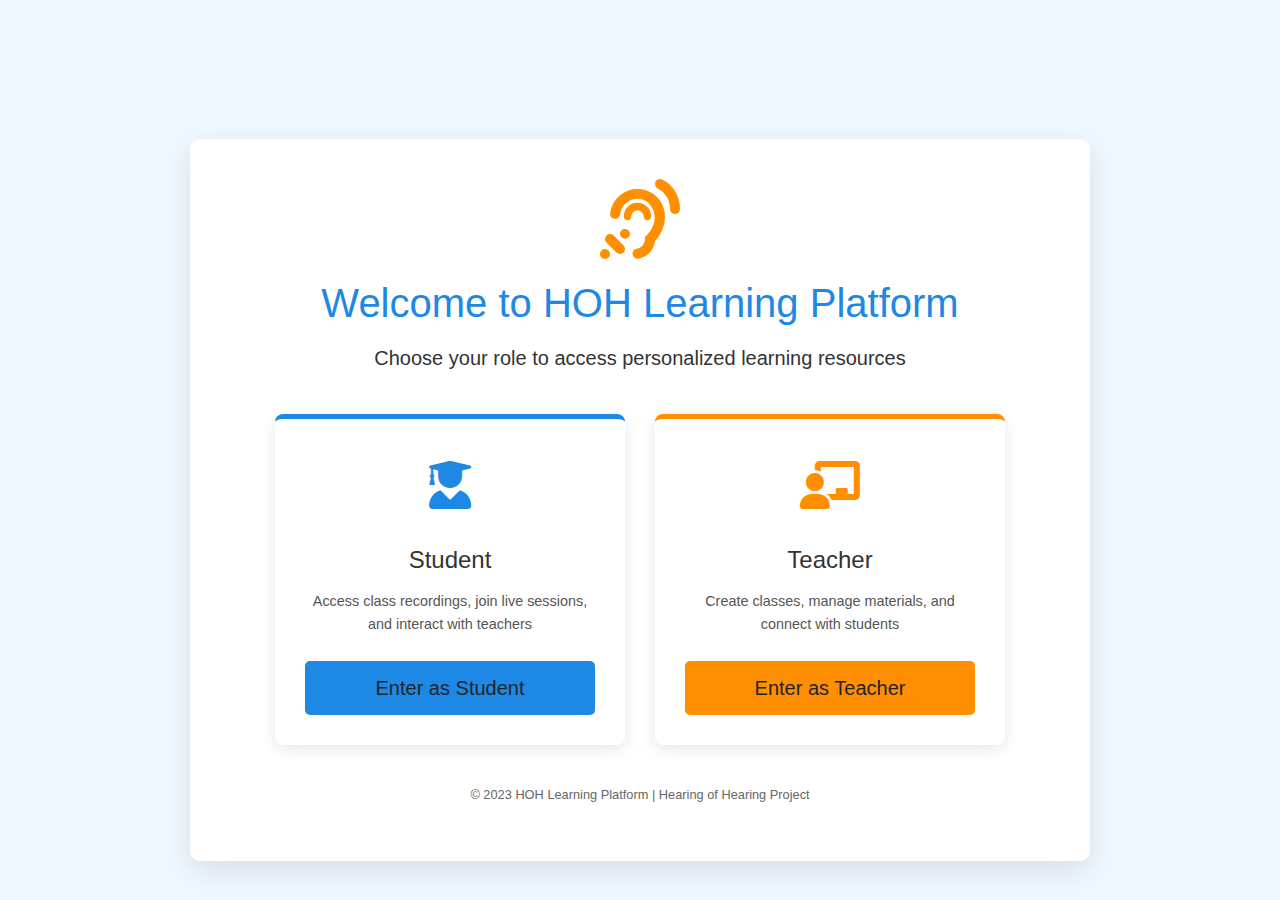
<file: index.html>
<!DOCTYPE html>
<html lang="en">
<head>
    <meta charset="UTF-8">
    <meta name="viewport" content="width=device-width, initial-scale=1.0">
    <title>HOH Learning Platform</title>
    <link href="https://cdn.jsdelivr.net/npm/bootstrap@5.3.0/dist/css/bootstrap.min.css" rel="stylesheet">
    <link rel="stylesheet" href="https://cdnjs.cloudflare.com/ajax/libs/font-awesome/6.0.0/css/all.min.css">
    <link href="css/styles.css" rel="stylesheet">
    <style>
        :root {
            --primary-blue: #1e88e5;
            --secondary-orange: #ff8f00;
            --light-blue: #bbdefb;
            --light-orange: #ffe0b2;
        }
        
        body {
            background-color: #f0f8ff;
            font-family: 'Arial', sans-serif;
        }
        
        .landing-container {
            min-height: 100vh;
            display: flex;
            align-items: center;
            justify-content: center;
        }
        
        .role-selection {
            background: white;
            border-radius: 10px;
            box-shadow: 0 10px 30px rgba(0,0,0,0.1);
            padding: 40px;
            width: 100%;
            max-width: 900px;
            text-align: center;
        }
        
        .welcome-title {
            font-size: 2.5rem;
            color: var(--primary-blue);
            margin-bottom: 15px;
        }
        
        .role-buttons {
            display: flex;
            justify-content: center;
            margin-top: 40px;
            gap: 30px;
        }
        
        .role-card {
            background: white;
            border-radius: 8px;
            box-shadow: 0 4px 15px rgba(0,0,0,0.1);
            padding: 30px;
            text-align: center;
            transition: transform 0.3s, box-shadow 0.3s;
            width: 100%;
            height: 100%;
        }
        
        .role-card:hover {
            transform: translateY(-10px);
            box-shadow: 0 10px 25px rgba(0,0,0,0.15);
        }
        
        .role-icon {
            font-size: 3rem;
            margin-bottom: 20px;
        }
        
        .student-icon {
            color: var(--primary-blue);
        }
        
        .teacher-icon {
            color: var(--secondary-orange);
        }
        
        .role-title {
            font-size: 1.5rem;
            margin-bottom: 15px;
        }
        
        .role-description {
            color: #555;
            font-size: 0.9rem;
            margin-bottom: 25px;
        }
        
        .btn-student {
            background-color: var(--primary-blue);
            border: none;
            padding: 12px 25px;
        }
        
        .btn-student:hover {
            background-color: #0d47a1;
        }
        
        .btn-teacher {
            background-color: var(--secondary-orange);
            border: none;
            padding: 12px 25px;
        }
        
        .btn-teacher:hover {
            background-color: #ef6c00;
        }
        
        .header-logo {
            margin-bottom: 20px;
            color: var(--secondary-orange);
        }
        
        .footer {
            margin-top: 40px;
            color: #666;
            font-size: 0.8rem;
        }
        
        /* 确保卡片在同一行且高度一致 */
        .role-row {
            display: flex;
            flex-direction: row;
            justify-content: center;
            gap: 30px;
            margin-top: 40px;
        }
        
        .role-column {
            flex: 1;
            max-width: 350px;
        }
    </style>
</head>
<body>
    <div class="landing-container">
        <div class="role-selection">
            <div class="header-logo">
                <i class="fas fa-assistive-listening-systems fa-5x"></i>
            </div>
            <h1 class="welcome-title">Welcome to HOH Learning Platform</h1>
            <p class="lead mb-4">Choose your role to access personalized learning resources</p>
            
            <!-- 修改为使用role-row容器确保在同一行 -->
            <div class="role-row">
                <div class="role-column">
                    <div class="role-card" style="border-top: 5px solid var(--primary-blue);">
                        <div class="role-icon student-icon">
                            <i class="fas fa-user-graduate"></i>
                        </div>
                        <h3 class="role-title">Student</h3>
                        <p class="role-description">Access class recordings, join live sessions, and interact with teachers</p>
                        <a href="pages/student/dashboard.html" class="btn btn-student btn-lg w-100">
                            Enter as Student
                        </a>
                    </div>
                </div>
                
                <div class="role-column">
                    <div class="role-card" style="border-top: 5px solid var(--secondary-orange);">
                        <div class="role-icon teacher-icon">
                            <i class="fas fa-chalkboard-teacher"></i>
                        </div>
                        <h3 class="role-title">Teacher</h3>
                        <p class="role-description">Create classes, manage materials, and connect with students</p>
                        <a href="pages/teacher/dashboard.html" class="btn btn-teacher btn-lg w-100">
                            Enter as Teacher
                        </a>
                    </div>
                </div>
            </div>
            
            <div class="footer">
                <p>© 2023 HOH Learning Platform | Hearing of Hearing Project</p>
            </div>
        </div>
    </div>
    
    <script src="https://cdn.jsdelivr.net/npm/bootstrap@5.3.0/dist/js/bootstrap.bundle.min.js"></script>
</body>
</html>
</file>
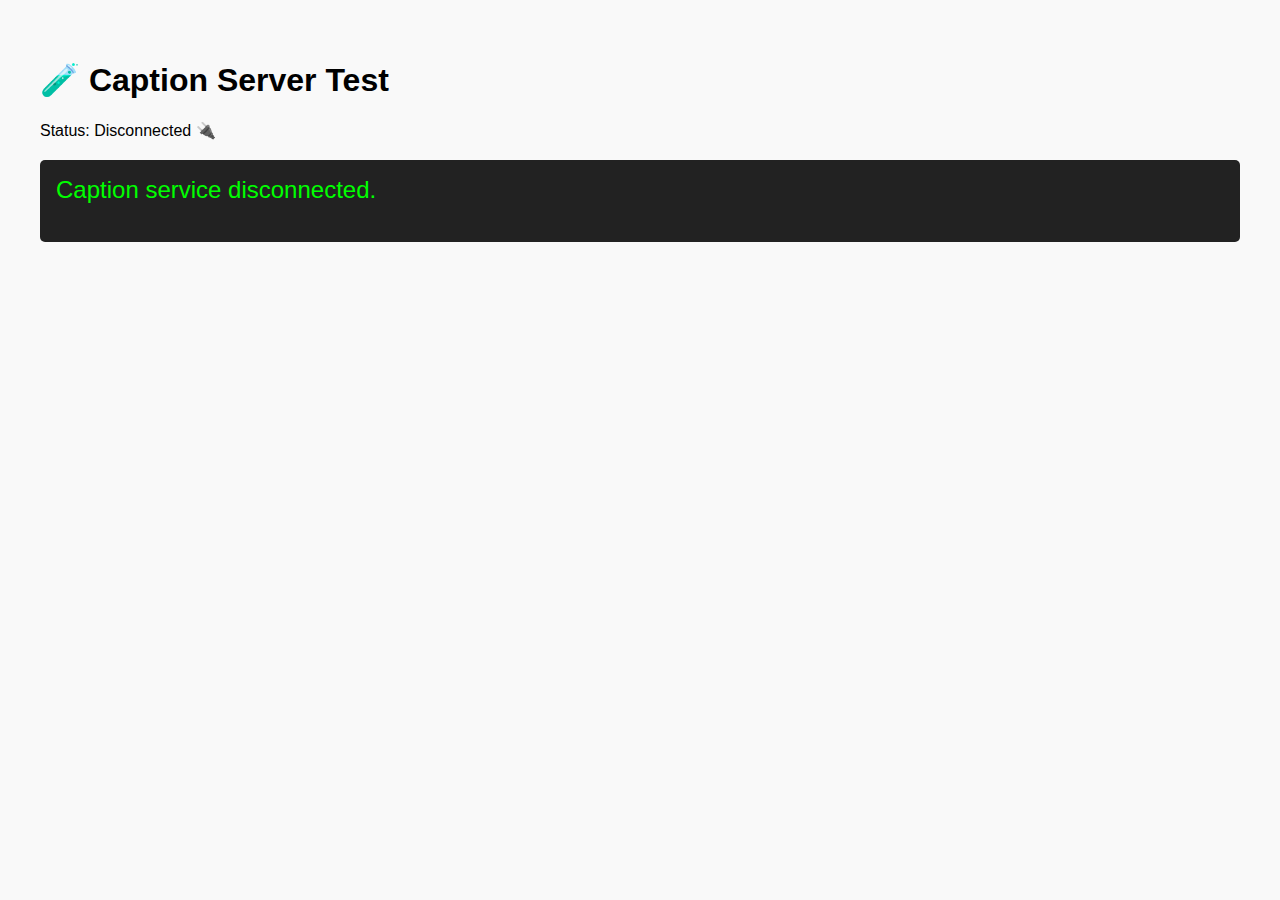
<file: caption_test.html>
<!DOCTYPE html>
<html lang="en">
<head>
  <meta charset="UTF-8">
  <title>Caption WebSocket Test</title>
  <style>
    body {
      font-family: sans-serif;
      padding: 2rem;
      background-color: #f9f9f9;
    }
    #subtitles {
      margin-top: 20px;
      padding: 1rem;
      background-color: #222;
      color: #0f0;
      font-size: 1.5rem;
      border-radius: 5px;
      min-height: 50px;
    }
  </style>
</head>
<body>

  <h1>🧪 Caption Server Test</h1>
  <p>Status: <span id="status">Connecting...</span></p>
  <div id="subtitles">Waiting for captions...</div>

  <script>
    const statusSpan = document.getElementById("status");
    const subtitlesDiv = document.getElementById("subtitles");

    const ws = new WebSocket("ws://localhost:8765");

    ws.onopen = () => {
      console.log("✅ Connected to WebSocket server");
      statusSpan.textContent = "Connected ✅";
      subtitlesDiv.textContent = "Connected. Waiting for captions...";
    };

    ws.onmessage = (event) => {
      try {
        const data = JSON.parse(event.data);
        if (data.type === "caption") {
          console.log("📩 Caption:", data.text);
          subtitlesDiv.textContent = data.text;
        } else if (data.type === "connection") {
          console.log("🔗 Server message:", data.status);
        } else {
          console.log("📦 Other data:", data);
        }
      } catch (e) {
        console.error("❌ Failed to parse WebSocket message:", event.data);
      }
    };

    ws.onerror = (e) => {
      console.error("❌ WebSocket error:", e);
      statusSpan.textContent = "WebSocket error ❌";
    };

    ws.onclose = () => {
      console.warn("🔌 WebSocket connection closed");
      statusSpan.textContent = "Disconnected 🔌";
      subtitlesDiv.textContent = "Caption service disconnected.";
    };
  </script>

</body>
</html>
</file>
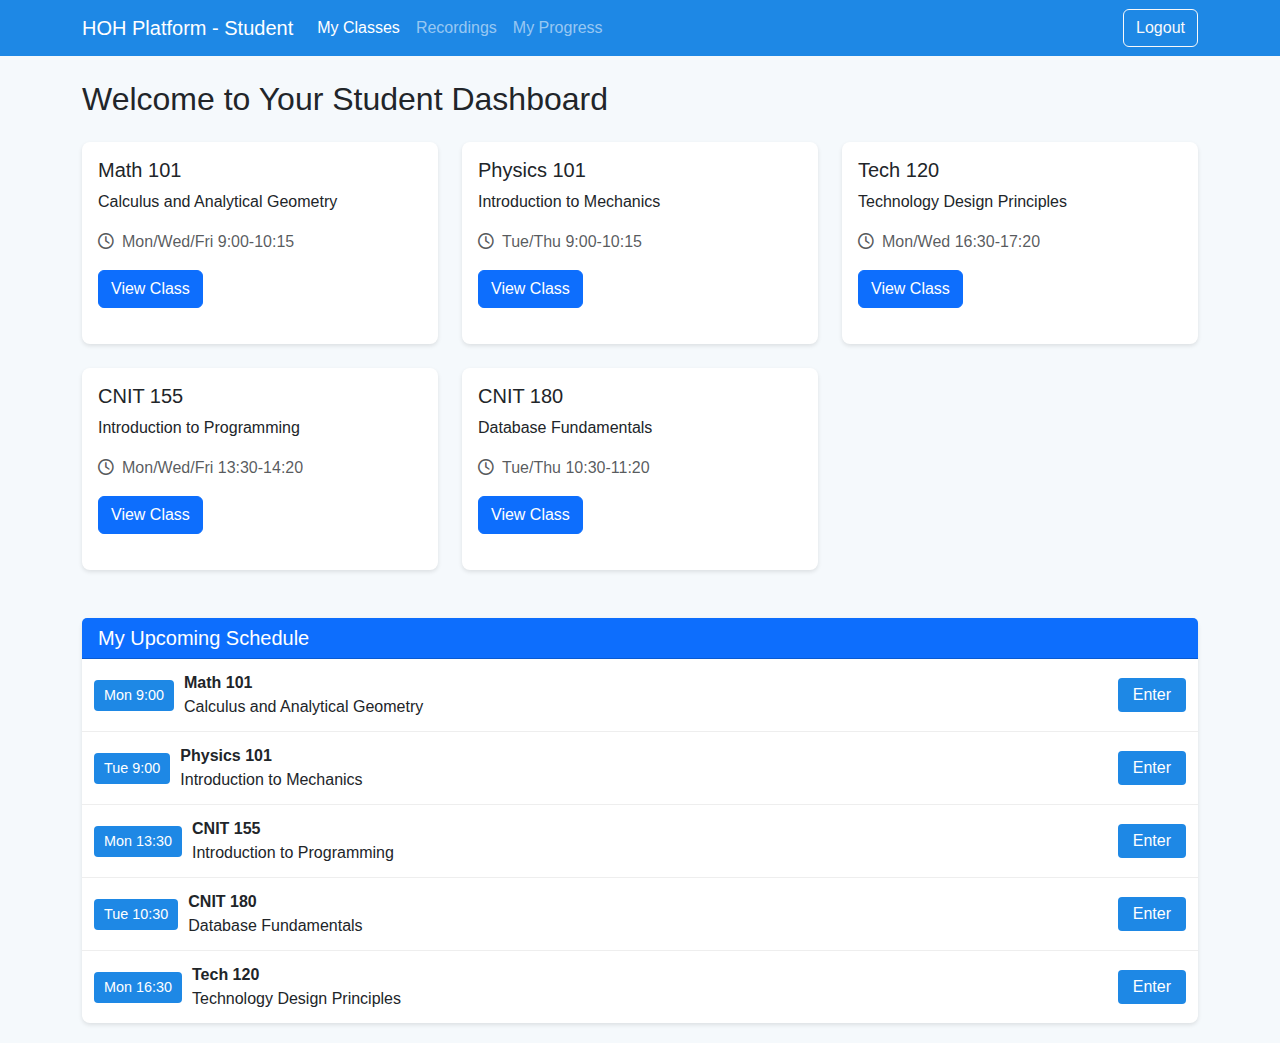
<file: pages/student/dashboard.html>
<!DOCTYPE html>
<html lang="en">
<head>
    <meta charset="UTF-8">
    <meta name="viewport" content="width=device-width, initial-scale=1.0">
    <title>Student Dashboard - HOH Learning Platform</title>
    <link href="https://cdn.jsdelivr.net/npm/bootstrap@5.3.0/dist/css/bootstrap.min.css" rel="stylesheet">
    <link rel="stylesheet" href="https://cdnjs.cloudflare.com/ajax/libs/font-awesome/6.0.0/css/all.min.css">
    <style>
        body {
            background-color: #f5f9fc;
            font-family: 'Arial', sans-serif;
        }
        .navbar {
            background-color: #1e88e5 !important;
        }
        .card {
            border-radius: 8px;
            box-shadow: 0 2px 4px rgba(0,0,0,0.1);
            margin-bottom: 20px;
            border: none;
        }
        .class-card {
            transition: transform 0.3s;
            height: 100%;
        }
        .class-card:hover {
            transform: translateY(-5px);
        }
        .schedule-item {
            padding: 12px;
            border-bottom: 1px solid #eee;
            display: flex;
            justify-content: space-between;
            align-items: center;
        }
        .schedule-item:last-child {
            border-bottom: none;
        }
        .schedule-time {
            background-color: #1e88e5;
            color: white;
            padding: 5px 10px;
            border-radius: 4px;
            font-size: 0.9rem;
            margin-right: 10px;
        }
        .btn-enter {
            background-color: #1e88e5;
            color: white;
            border: none;
            padding: 5px 15px;
            border-radius: 4px;
            text-decoration: none;
        }
        .btn-enter:hover {
            background-color: #1565c0;
            color: white;
        }
    </style>
</head>
<body>
    <nav class="navbar navbar-expand-lg navbar-dark">
        <div class="container">
            <a class="navbar-brand" href="#">HOH Platform - Student</a>
            <button class="navbar-toggler" type="button" data-bs-toggle="collapse" data-bs-target="#navbarNav">
                <span class="navbar-toggler-icon"></span>
            </button>
            <div class="collapse navbar-collapse" id="navbarNav">
                <ul class="navbar-nav me-auto">
                    <li class="nav-item">
                        <a class="nav-link active" href="#">My Classes</a>
                    </li>
                    <li class="nav-item">
                        <a class="nav-link" href="#">Recordings</a>
                    </li>
                    <li class="nav-item">
                        <a class="nav-link" href="#">My Progress</a>
                    </li>
                </ul>
                <div class="d-flex">
                    <a href="../../index.html" class="btn btn-outline-light">Logout</a>
                </div>
            </div>
        </div>
    </nav>

    <div class="container mt-4">
        <h2 class="mb-4">Welcome to Your Student Dashboard</h2>
        
        <div class="row">
            <!-- Class Cards -->
            <div class="col-md-4 mb-4">
                <div class="card class-card">
                    <div class="card-body">
                        <h5 class="card-title">Math 101</h5>
                        <p class="card-text">Calculus and Analytical Geometry</p>
                        <p class="text-muted"><i class="far fa-clock me-2"></i>Mon/Wed/Fri 9:00-10:15</p>
                        <a href="#" class="btn btn-primary">View Class</a>
                    </div>
                </div>
            </div>
            
            <div class="col-md-4 mb-4">
                <div class="card class-card">
                    <div class="card-body">
                        <h5 class="card-title">Physics 101</h5>
                        <p class="card-text">Introduction to Mechanics</p>
                        <p class="text-muted"><i class="far fa-clock me-2"></i>Tue/Thu 9:00-10:15</p>
                        <a href="#" class="btn btn-primary">View Class</a>
                    </div>
                </div>
            </div>
            
            <div class="col-md-4 mb-4">
                <div class="card class-card">
                    <div class="card-body">
                        <h5 class="card-title">Tech 120</h5>
                        <p class="card-text">Technology Design Principles</p>
                        <p class="text-muted"><i class="far fa-clock me-2"></i>Mon/Wed 16:30-17:20</p>
                        <a href="#" class="btn btn-primary">View Class</a>
                    </div>
                </div>
            </div>
            
            <div class="col-md-4 mb-4">
                <div class="card class-card">
                    <div class="card-body">
                        <h5 class="card-title">CNIT 155</h5>
                        <p class="card-text">Introduction to Programming</p>
                        <p class="text-muted"><i class="far fa-clock me-2"></i>Mon/Wed/Fri 13:30-14:20</p>
                        <a href="#" class="btn btn-primary">View Class</a>
                    </div>
                </div>
            </div>
            
            <div class="col-md-4 mb-4">
                <div class="card class-card">
                    <div class="card-body">
                        <h5 class="card-title">CNIT 180</h5>
                        <p class="card-text">Database Fundamentals</p>
                        <p class="text-muted"><i class="far fa-clock me-2"></i>Tue/Thu 10:30-11:20</p>
                        <a href="#" class="btn btn-primary">View Class</a>
                    </div>
                </div>
            </div>
        </div>
        
        <!-- My Upcoming Schedule -->
        <div class="card mt-4">
            <div class="card-header bg-primary text-white">
                <h5 class="mb-0">My Upcoming Schedule</h5>
            </div>
            <div class="card-body p-0">
                <div class="schedule-item">
                    <div class="d-flex align-items-center">
                        <span class="schedule-time">Mon 9:00</span>
                        <div>
                            <strong>Math 101</strong>
                            <div>Calculus and Analytical Geometry</div>
                        </div>
                    </div>
                    <a href="/pages/student/classroom.html?class=math101" class="btn-enter">Enter</a>
                </div>
                
                <div class="schedule-item">
                    <div class="d-flex align-items-center">
                        <span class="schedule-time">Tue 9:00</span>
                        <div>
                            <strong>Physics 101</strong>
                            <div>Introduction to Mechanics</div>
                        </div>
                    </div>
                    <a href="classroom.html?class=physics101" class="btn-enter">Enter</a>
                </div>
                
                <div class="schedule-item">
                    <div class="d-flex align-items-center">
                        <span class="schedule-time">Mon 13:30</span>
                        <div>
                            <strong>CNIT 155</strong>
                            <div>Introduction to Programming</div>
                        </div>
                    </div>
                    <a href="classroom.html?class=cnit155" class="btn-enter">Enter</a>
                </div>
                
                <div class="schedule-item">
                    <div class="d-flex align-items-center">
                        <span class="schedule-time">Tue 10:30</span>
                        <div>
                            <strong>CNIT 180</strong>
                            <div>Database Fundamentals</div>
                        </div>
                    </div>
                    <a href="classroom.html?class=cnit180" class="btn-enter">Enter</a>
                </div>
                
                <div class="schedule-item">
                    <div class="d-flex align-items-center">
                        <span class="schedule-time">Mon 16:30</span>
                        <div>
                            <strong>Tech 120</strong>
                            <div>Technology Design Principles</div>
                        </div>
                    </div>
                    <a href="classroom.html?class=tech120" class="btn-enter">Enter</a>
                </div>
            </div>
        </div>
    </div>
    
    <script src="https://cdn.jsdelivr.net/npm/bootstrap@5.3.0/dist/js/bootstrap.bundle.min.js"></script>
</body>
</html>
</file>
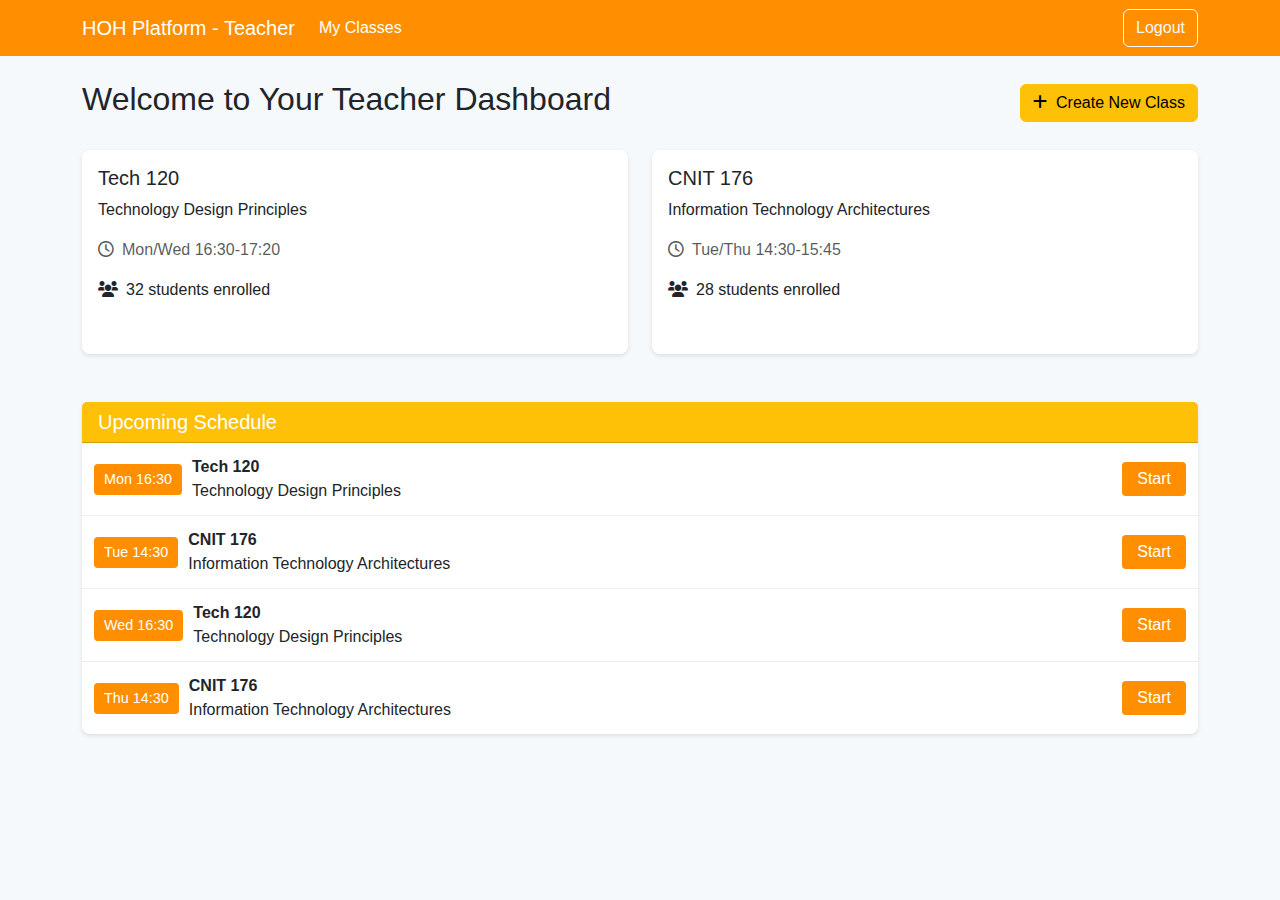
<file: pages/teacher/dashboard.html>
<!DOCTYPE html>
<html lang="en">
<head>
    <meta charset="UTF-8">
    <meta name="viewport" content="width=device-width, initial-scale=1.0">
    <title>Teacher Dashboard - HOH Learning Platform</title>
    <link href="https://cdn.jsdelivr.net/npm/bootstrap@5.3.0/dist/css/bootstrap.min.css" rel="stylesheet">
    <link rel="stylesheet" href="https://cdnjs.cloudflare.com/ajax/libs/font-awesome/6.0.0/css/all.min.css">
    <style>
        body {
            background-color: #f5f9fc;
            font-family: 'Arial', sans-serif;
        }
        .navbar {
            background-color: #ff8f00 !important;
        }
        .card {
            border-radius: 8px;
            box-shadow: 0 2px 4px rgba(0,0,0,0.1);
            margin-bottom: 20px;
            border: none;
        }
        .class-card {
            transition: transform 0.3s;
            height: 100%;
        }
        .class-card:hover {
            transform: translateY(-5px);
        }
        .schedule-item {
            padding: 12px;
            border-bottom: 1px solid #eee;
            display: flex;
            justify-content: space-between;
            align-items: center;
        }
        .schedule-item:last-child {
            border-bottom: none;
        }
        .schedule-time {
            background-color: #ff8f00;
            color: white;
            padding: 5px 10px;
            border-radius: 4px;
            font-size: 0.9rem;
            margin-right: 10px;
        }
        .btn-start {
            background-color: #ff8f00;
            color: white;
            border: none;
            padding: 5px 15px;
            border-radius: 4px;
            text-decoration: none;
        }
        .btn-start:hover {
            background-color: #ef6c00;
            color: white;
        }
    </style>
</head>
<body>
    <nav class="navbar navbar-expand-lg navbar-dark">
        <div class="container">
            <a class="navbar-brand" href="#">HOH Platform - Teacher</a>
            <button class="navbar-toggler" type="button" data-bs-toggle="collapse" data-bs-target="#navbarNav">
                <span class="navbar-toggler-icon"></span>
            </button>
            <div class="collapse navbar-collapse" id="navbarNav">
                <ul class="navbar-nav me-auto">
                    <li class="nav-item">
                        <a class="nav-link active" href="#">My Classes</a>
                    </li>
                </ul>
                <div class="d-flex">
                    <a href="../../index.html" class="btn btn-outline-light">Logout</a>
                </div>
            </div>
        </div>
    </nav>

    <div class="container mt-4">
        <div class="d-flex justify-content-between align-items-center mb-4">
            <h2>Welcome to Your Teacher Dashboard</h2>
            <button class="btn btn-warning">
                <i class="fas fa-plus me-2"></i>Create New Class
            </button>
        </div>
        
        <div class="row">
            <!-- Class Cards -->
            <div class="col-md-6 mb-4">
                <div class="card class-card">
                    <div class="card-body">
                        <h5 class="card-title">Tech 120</h5>
                        <p class="card-text">Technology Design Principles</p>
                        <p class="text-muted"><i class="far fa-clock me-2"></i>Mon/Wed 16:30-17:20</p>
                        <p><i class="fas fa-users me-2"></i>32 students enrolled</p>
                    </div>
                </div>
            </div>
            
            <div class="col-md-6 mb-4">
                <div class="card class-card">
                    <div class="card-body">
                        <h5 class="card-title">CNIT 176</h5>
                        <p class="card-text">Information Technology Architectures</p>
                        <p class="text-muted"><i class="far fa-clock me-2"></i>Tue/Thu 14:30-15:45</p>
                        <p><i class="fas fa-users me-2"></i>28 students enrolled</p>
                    </div>
                </div>
            </div>
        </div>
        
        <!-- Upcoming Schedule -->
        <div class="card mt-4">
            <div class="card-header bg-warning text-white">
                <h5 class="mb-0">Upcoming Schedule</h5>
            </div>
            <div class="card-body p-0">
                <div class="schedule-item">
                    <div class="d-flex align-items-center">
                        <span class="schedule-time">Mon 16:30</span>
                        <div>
                            <strong>Tech 120</strong>
                            <div>Technology Design Principles</div>
                        </div>
                    </div>
                    <a href="classroom.html?class=tech120" class="btn-start">Start</a>
                </div>
                
                <div class="schedule-item">
                    <div class="d-flex align-items-center">
                        <span class="schedule-time">Tue 14:30</span>
                        <div>
                            <strong>CNIT 176</strong>
                            <div>Information Technology Architectures</div>
                        </div>
                    </div>
                    <a href="classroom.html?class=cnit176" class="btn-start">Start</a>
                </div>
                
                <div class="schedule-item">
                    <div class="d-flex align-items-center">
                        <span class="schedule-time">Wed 16:30</span>
                        <div>
                            <strong>Tech 120</strong>
                            <div>Technology Design Principles</div>
                        </div>
                    </div>
                    <a href="classroom.html?class=tech120" class="btn-start">Start</a>
                </div>
                
                <div class="schedule-item">
                    <div class="d-flex align-items-center">
                        <span class="schedule-time">Thu 14:30</span>
                        <div>
                            <strong>CNIT 176</strong>
                            <div>Information Technology Architectures</div>
                        </div>
                    </div>
                    <a href="classroom.html?class=cnit176" class="btn-start">Start</a>
                </div>
            </div>
        </div>
    </div>
    
    <script src="https://cdn.jsdelivr.net/npm/bootstrap@5.3.0/dist/js/bootstrap.bundle.min.js"></script>
</body>
</html>
</file>
<file: css/styles.css>
:root {
    --primary-color: #2c3e50;
    --secondary-color: #3498db;
    --accent-color: #e74c3c;
    --text-color: #333;
    --background-color: #f5f6fa;
    --success-color: #2ecc71;
    --warning-color: #f1c40f;
}

body {
    font-family: 'Arial', sans-serif;
    line-height: 1.6;
    color: var(--text-color);
    background-color: var(--background-color);
}

/* Common Components */
.btn {
    border-radius: 5px;
    transition: all 0.3s ease;
}

.btn:hover {
    transform: translateY(-2px);
    box-shadow: 0 2px 5px rgba(0,0,0,0.2);
}

/* Role Selection Page */
.role-selection {
    margin-top: 100px;
    padding: 2rem;
    background: white;
    border-radius: 10px;
    box-shadow: 0 4px 6px rgba(0,0,0,0.1);
}

.role-buttons button {
    min-width: 200px;
    padding: 15px 30px;
    font-size: 1.1rem;
}

/* Navigation */
.navbar {
    box-shadow: 0 2px 4px rgba(0,0,0,0.1);
}

.navbar-brand {
    font-weight: bold;
    font-size: 1.5rem;
}

/* Cards and Containers */
.card {
    border: none;
    border-radius: 8px;
    box-shadow: 0 2px 4px rgba(0,0,0,0.1);
    transition: transform 0.3s ease;
}

.card:hover {
    transform: translateY(-5px);
}

/* Modals */
.modal-content {
    border-radius: 10px;
    border: none;
}

.modal-header {
    background-color: var(--primary-color);
    color: white;
    border-top-left-radius: 10px;
    border-top-right-radius: 10px;
}

/* Forms */
.form-control {
    border-radius: 5px;
    border: 1px solid #ddd;
    padding: 10px;
}

.form-control:focus {
    border-color: var(--secondary-color);
    box-shadow: 0 0 0 0.2rem rgba(52, 152, 219, 0.25);
}

/* Dashboard Layout */
.dashboard-container {
    padding: 20px;
}

/* Class Gallery */
.class-gallery {
    display: grid;
    grid-template-columns: repeat(auto-fill, minmax(300px, 1fr));
    gap: 20px;
    padding: 20px 0;
}

.class-card {
    background: white;
    border-radius: 10px;
    padding: 20px;
    box-shadow: 0 2px 4px rgba(0,0,0,0.1);
    transition: transform 0.2s;
}

.class-card:hover {
    transform: translateY(-5px);
}

.class-card h3 {
    color: var(--primary-color);
    margin-bottom: 15px;
}

.class-card .status {
    display: inline-block;
    padding: 5px 10px;
    border-radius: 15px;
    font-size: 0.9rem;
    margin-bottom: 10px;
}

.status.upcoming {
    background-color: #e8f5e9;
    color: #2e7d32;
}

.status.ongoing {
    background-color: #fff3e0;
    color: #ef6c00;
}

.status.completed {
    background-color: #f5f5f5;
    color: #616161;
}

/* Upcoming Classes Sidebar */
.upcoming-classes {
    position: sticky;
    top: 20px;
}

.upcoming-classes .card-header {
    background-color: var(--primary-color);
    color: white;
    padding: 15px;
}

.class-time {
    display: flex;
    align-items: center;
    padding: 10px;
    border-bottom: 1px solid #eee;
}

.class-time:last-child {
    border-bottom: none;
}

.time-indicator {
    width: 40px;
    height: 40px;
    border-radius: 50%;
    background-color: var(--secondary-color);
    color: white;
    display: flex;
    align-items: center;
    justify-content: center;
    margin-right: 10px;
}

/* Classroom Layout */
.classroom-container {
    display: grid;
    grid-template-columns: 70% 30%;
    gap: 20px;
    padding: 20px;
    height: 100vh;
    overflow: hidden;
}

/* Main Content Area */
.main-content {
    display: flex;
    flex-direction: column;
    gap: 20px;
}

.video-container {
    background: #000;
    border-radius: 10px;
    overflow: hidden;
    aspect-ratio: 16/9;
    position: relative;
}

.main-video {
    width: 100%;
    height: 100%;
    object-fit: cover;
}

.controls-bar {
    display: flex;
    gap: 10px;
    padding: 10px;
    background: white;
    border-radius: 8px;
    box-shadow: 0 2px 4px rgba(0,0,0,0.1);
}

/* Subtitles */
.subtitles {
    position: absolute;
    bottom: 0;
    left: 0;
    right: 0;
    background: rgba(0,0,0,0.7);
    color: white;
    padding: 15px;
    font-size: 1.2rem;
    text-align: center;
}

/* Materials Section */
.materials-section {
    background: white;
    border-radius: 10px;
    padding: 20px;
    box-shadow: 0 2px 4px rgba(0,0,0,0.1);
}

/* Sidebar */
.sidebar {
    background: white;
    border-radius: 10px;
    padding: 20px;
    display: flex;
    flex-direction: column;
    gap: 20px;
    height: calc(100vh - 40px);
    overflow-y: auto;
}

/* Chat Section */
.chat-section {
    flex-grow: 1;
    display: flex;
    flex-direction: column;
}

.chat-messages {
    flex-grow: 1;
    overflow-y: auto;
    padding: 10px;
    background: #f8f9fa;
    border-radius: 8px;
    margin-bottom: 10px;
}

.message {
    margin-bottom: 10px;
    padding: 8px 12px;
    border-radius: 15px;
    max-width: 80%;
}

.message.sent {
    background: var(--primary-color);
    color: white;
    margin-left: auto;
}

.message.received {
    background: #e9ecef;
    margin-right: auto;
}

/* Questions Section */
.questions-section {
    background: #f8f9fa;
    border-radius: 8px;
    padding: 15px;
}

.question-item {
    background: white;
    border-radius: 8px;
    padding: 10px;
    margin-bottom: 10px;
    box-shadow: 0 1px 3px rgba(0,0,0,0.1);
}

/* Participants Section */
.participants-section {
    background: #f8f9fa;
    border-radius: 8px;
    padding: 15px;
}

.participant-item {
    display: flex;
    align-items: center;
    padding: 8px;
    border-bottom: 1px solid #dee2e6;
}

.participant-item:last-child {
    border-bottom: none;
}

.btn-enter, .btn-start {
    display: inline-block;
    padding: 5px 15px;
    color: white;
    text-decoration: none;
    border-radius: 4px;
    cursor: pointer;
}
.btn-enter:hover, .btn-start:hover {
    text-decoration: none;
    color: white;
}

.caption-controls {
    margin-top: 1rem;
    text-align: right;
}

.subtitles {
    background: rgba(0,0,0,0.7);
    color: white;
    padding: 15px;
    font-size: 1.2rem;
    text-align: center;
    border-radius: 0 0 10px 10px;
    min-height: 60px;
    transition: background-color 0.3s;
}

.subtitles.new-caption {
    background: rgba(0,0,0,0.9);
}
</file>
